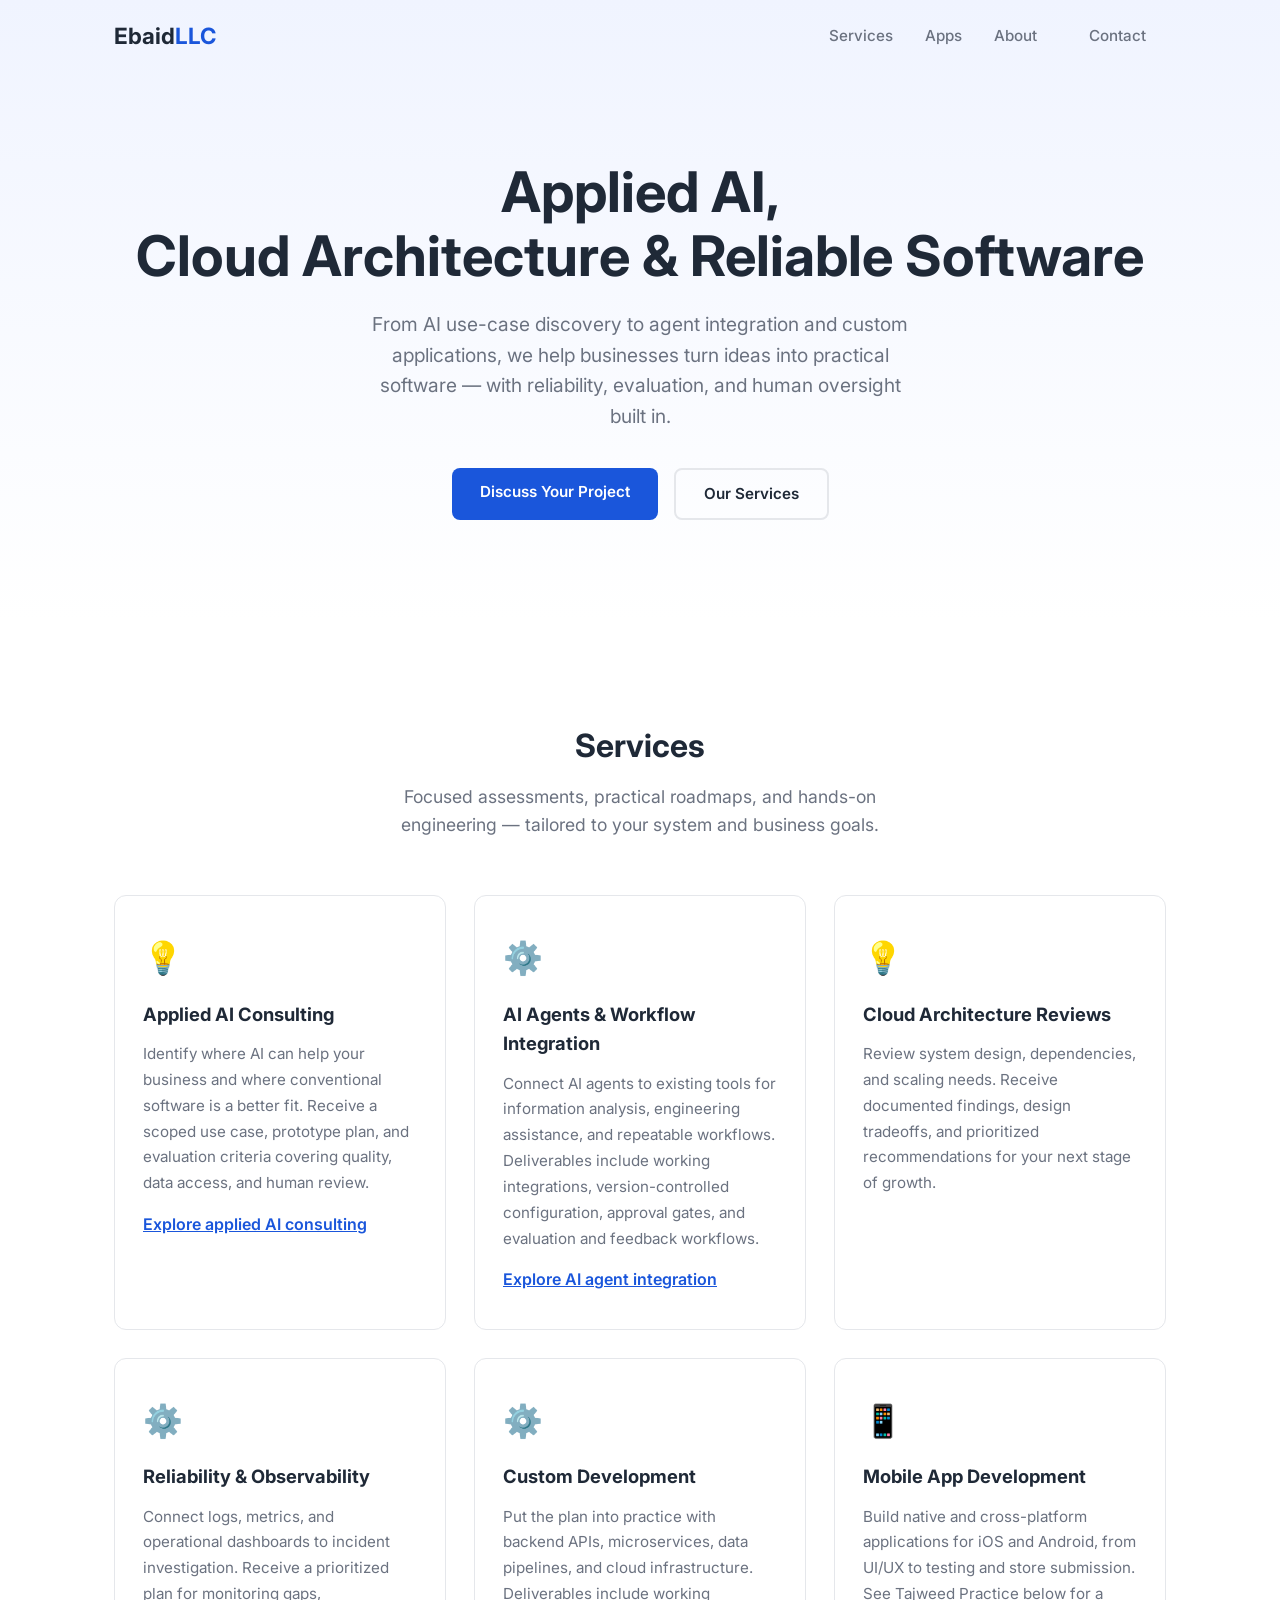
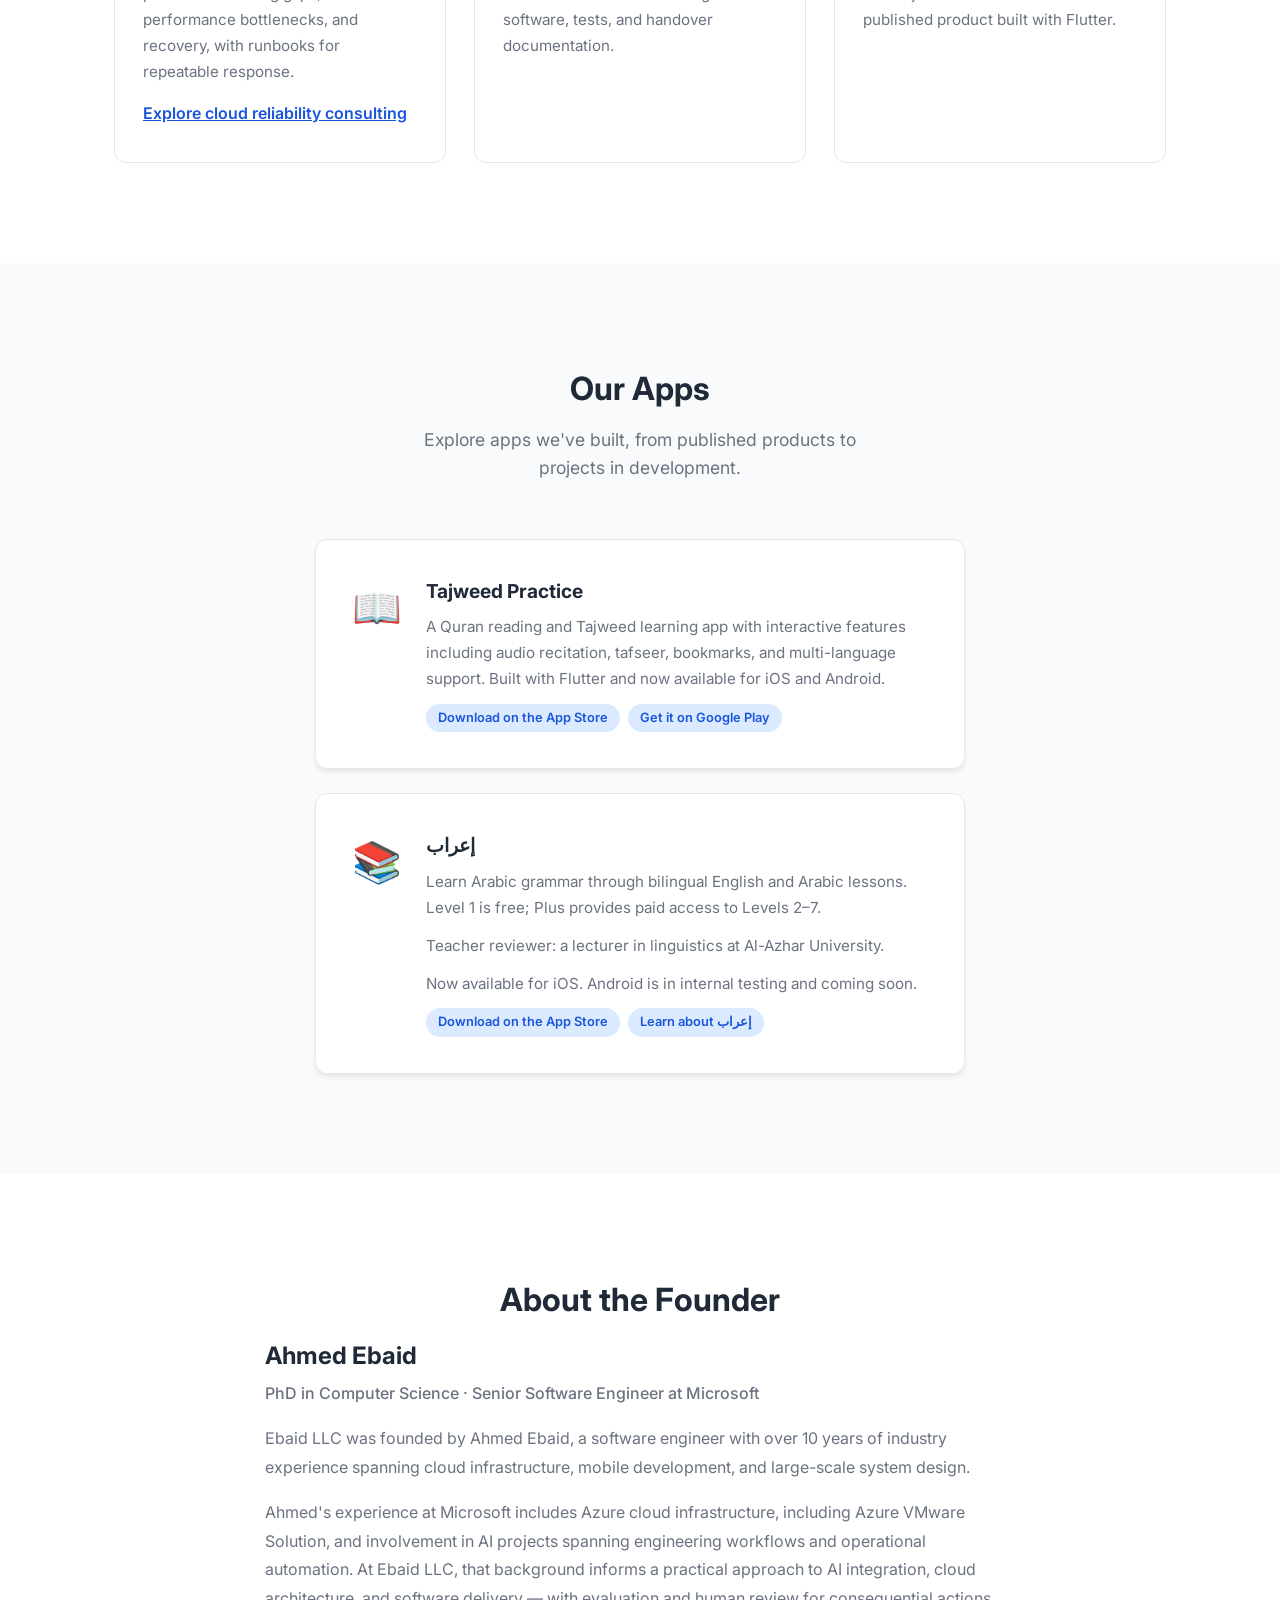
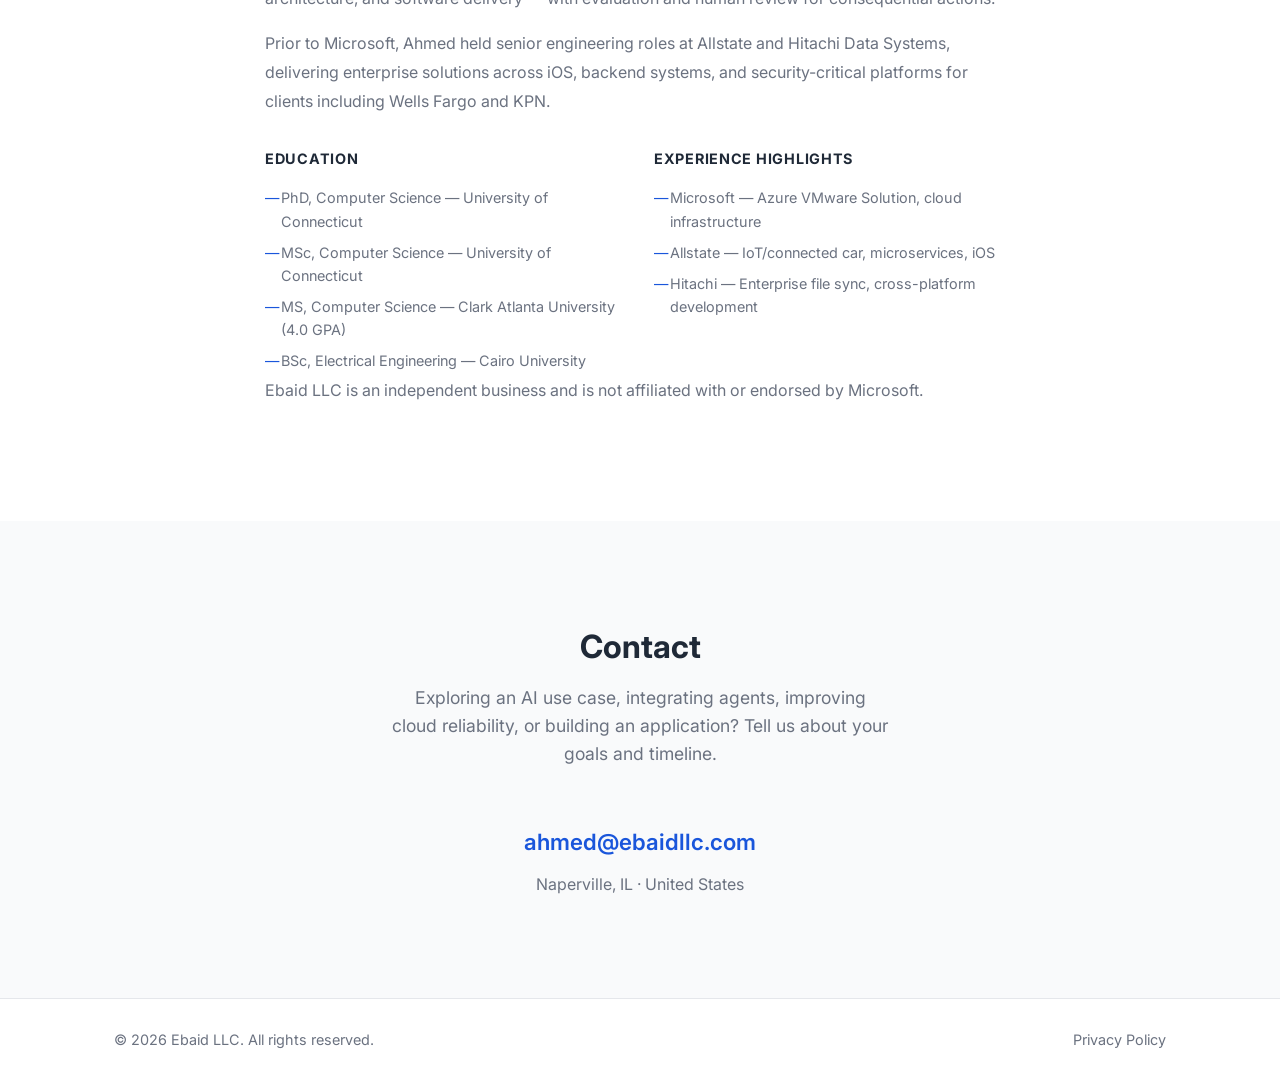
<file: index.html>
<!DOCTYPE html>
<html lang="en">
<head>
    <meta charset="UTF-8">
    <meta name="viewport" content="width=device-width, initial-scale=1.0">
    <title>Ebaid LLC — Applied AI & Software Consulting</title>
    <meta name="description" content="Independent consulting in applied AI, agent integration, cloud architecture, and custom applications. Founded by Ahmed Ebaid, PhD.">
    <link rel="canonical" href="https://ebaidllc.com/">
    <meta property="og:type" content="website">
    <meta property="og:site_name" content="Ebaid LLC">
    <meta property="og:title" content="Ebaid LLC — Applied AI & Software Consulting">
    <meta property="og:description" content="Independent consulting in applied AI, agent integration, cloud architecture, and custom applications. Founded by Ahmed Ebaid, PhD.">
    <meta property="og:url" content="https://ebaidllc.com/">
    <meta name="twitter:card" content="summary">
    <link rel="preconnect" href="https://fonts.googleapis.com">
    <link rel="preconnect" href="https://fonts.gstatic.com" crossorigin>
    <link href="https://fonts.googleapis.com/css2?family=Inter:wght@300;400;500;600;700&display=swap" rel="stylesheet">
    <link rel="stylesheet" href="style.css">
    <link rel="icon" type="image/svg+xml" href="favicon.svg">
    <script type="application/ld+json">
    {
        "@context": "https://schema.org",
        "@type": "Organization",
        "@id": "https://ebaidllc.com/#organization",
        "name": "Ebaid LLC",
        "url": "https://ebaidllc.com/",
        "description": "Independent consulting in applied AI, agent integration, cloud architecture, and custom applications.",
        "email": "ahmed@ebaidllc.com",
        "founder": {
            "@type": "Person",
            "name": "Ahmed Ebaid"
        }
    }
    </script>
</head>
<body>
    <!-- Navigation -->
    <nav class="nav">
        <div class="container nav-container">
            <a href="#" class="logo">Ebaid<span>LLC</span></a>
            <ul class="nav-links">
                <li><a href="#services">Services</a></li>
                <li><a href="#apps">Apps</a></li>
                <li><a href="#about">About</a></li>
                <li><a href="#contact" class="btn btn-sm">Contact</a></li>
            </ul>
            <button class="mobile-menu-btn" aria-label="Toggle menu">
                <span></span><span></span><span></span>
            </button>
        </div>
    </nav>

    <!-- Hero -->
    <header class="hero">
        <div class="container">
            <h1>Applied AI,<br>Cloud Architecture & Reliable Software</h1>
            <p class="hero-sub">From AI use-case discovery to agent integration and custom applications, we help businesses turn ideas into practical software — with reliability, evaluation, and human oversight built in.</p>
            <div class="hero-cta">
                <a href="#contact" class="btn btn-primary">Discuss Your Project</a>
                <a href="#services" class="btn btn-outline">Our Services</a>
            </div>
        </div>
    </header>

    <!-- Services -->
    <section id="services" class="section">
        <div class="container">
            <h2 class="section-title">Services</h2>
            <p class="section-sub">Focused assessments, practical roadmaps, and hands-on engineering — tailored to your system and business goals.</p>
            <div class="services-grid">
                <div class="service-card">
                    <div class="service-icon">💡</div>
                    <h3>Applied AI Consulting</h3>
                    <p>Identify where AI can help your business and where conventional software is a better fit. Receive a scoped use case, prototype plan, and evaluation criteria covering quality, data access, and human review.</p>
                    <a href="ai-consulting.html" class="service-link">Explore applied AI consulting</a>
                </div>
                <div class="service-card">
                    <div class="service-icon">⚙️</div>
                    <h3>AI Agents & Workflow Integration</h3>
                    <p>Connect AI agents to existing tools for information analysis, engineering assistance, and repeatable workflows. Deliverables include working integrations, version-controlled configuration, approval gates, and evaluation and feedback workflows.</p>
                    <a href="ai-agent-integration.html" class="service-link">Explore AI agent integration</a>
                </div>
                <div class="service-card">
                    <div class="service-icon">💡</div>
                    <h3>Cloud Architecture Reviews</h3>
                    <p>Review system design, dependencies, and scaling needs. Receive documented findings, design tradeoffs, and prioritized recommendations for your next stage of growth.</p>
                </div>
                <div class="service-card">
                    <div class="service-icon">⚙️</div>
                    <h3>Reliability & Observability</h3>
                    <p>Connect logs, metrics, and operational dashboards to incident investigation. Receive a prioritized plan for monitoring gaps, performance bottlenecks, and recovery, with runbooks for repeatable response.</p>
                    <a href="cloud-reliability.html" class="service-link">Explore cloud reliability consulting</a>
                </div>
                <div class="service-card">
                    <div class="service-icon">⚙️</div>
                    <h3>Custom Development</h3>
                    <p>Put the plan into practice with backend APIs, microservices, data pipelines, and cloud infrastructure. Deliverables include working software, tests, and handover documentation.</p>
                </div>
                <div class="service-card">
                    <div class="service-icon">📱</div>
                    <h3>Mobile App Development</h3>
                    <p>Build native and cross-platform applications for iOS and Android, from UI/UX to testing and store submission. See Tajweed Practice below for a published product built with Flutter.</p>
                </div>
            </div>
        </div>
    </section>

    <!-- Apps -->
    <section id="apps" class="section section-alt">
        <div class="container">
            <h2 class="section-title">Our Apps</h2>
            <p class="section-sub">Explore apps we've built, from published products to projects in development.</p>
            <div class="app-card">
                <div class="app-icon">📖</div>
                <div class="app-info">
                    <h3>Tajweed Practice</h3>
                    <p>A Quran reading and Tajweed learning app with interactive features including audio recitation, tafseer, bookmarks, and multi-language support. Built with Flutter and now available for iOS and Android.</p>
                    <div class="app-badges">
                        <a href="https://apps.apple.com/app/id6794283460" class="app-badge">Download on the App Store</a>
                        <a href="https://play.google.com/store/apps/details?id=com.ebaidllc.tajweed_practice" class="app-badge">Get it on Google Play</a>
                    </div>
                </div>
            </div>
            <div class="app-card">
                <div class="app-icon">📚</div>
                <div class="app-info">
                    <h3><span lang="ar" dir="rtl">إعراب</span></h3>
                    <p>Learn Arabic grammar through bilingual English and Arabic lessons. Level 1 is free; Plus provides paid access to Levels 2–7.</p>
                    <p>Teacher reviewer: a lecturer in linguistics at Al-Azhar University.</p>
                    <p>Now available for iOS. Android is in internal testing and coming soon.</p>
                    <div class="app-badges">
                        <a href="https://apps.apple.com/us/app/%D8%A5%D8%B9%D8%B1%D8%A7%D8%A8/id6801695259" class="app-badge">Download on the App Store</a>
                        <a href="https://ahmed-ebaid.github.io/arabic-grammar/" class="app-badge">Learn about <span lang="ar" dir="rtl">إعراب</span></a>
                    </div>
                </div>
            </div>
        </div>
    </section>

    <!-- About -->
    <section id="about" class="section">
        <div class="container">
            <h2 class="section-title">About the Founder</h2>
            <div class="about-content">
                <div class="about-text">
                    <h3>Ahmed Ebaid</h3>
                    <p class="about-role">PhD in Computer Science · Senior Software Engineer at Microsoft</p>
                    <p>Ebaid LLC was founded by Ahmed Ebaid, a software engineer with over 10 years of industry experience spanning cloud infrastructure, mobile development, and large-scale system design.</p>
                    <p>Ahmed's experience at Microsoft includes Azure cloud infrastructure, including Azure VMware Solution, and involvement in AI projects spanning engineering workflows and operational automation. At Ebaid LLC, that background informs a practical approach to AI integration, cloud architecture, and software delivery — with evaluation and human review for consequential actions.</p>
                    <p>Prior to Microsoft, Ahmed held senior engineering roles at Allstate and Hitachi Data Systems, delivering enterprise solutions across iOS, backend systems, and security-critical platforms for clients including Wells Fargo and KPN.</p>

                    <div class="credentials">
                        <div class="credential">
                            <strong>Education</strong>
                            <ul>
                                <li>PhD, Computer Science — University of Connecticut</li>
                                <li>MSc, Computer Science — University of Connecticut</li>
                                <li>MS, Computer Science — Clark Atlanta University (4.0 GPA)</li>
                                <li>BSc, Electrical Engineering — Cairo University</li>
                            </ul>
                        </div>
                        <div class="credential">
                            <strong>Experience Highlights</strong>
                            <ul>
                                <li>Microsoft — Azure VMware Solution, cloud infrastructure</li>
                                <li>Allstate — IoT/connected car, microservices, iOS</li>
                                <li>Hitachi — Enterprise file sync, cross-platform development</li>
                            </ul>
                        </div>
                    </div>
                    <p>Ebaid LLC is an independent business and is not affiliated with or endorsed by Microsoft.</p>
                </div>
            </div>
        </div>
    </section>

    <!-- Contact -->
    <section id="contact" class="section section-alt">
        <div class="container">
            <h2 class="section-title">Contact</h2>
            <p class="section-sub">Exploring an AI use case, integrating agents, improving cloud reliability, or building an application? Tell us about your goals and timeline.</p>
            <div class="contact-info">
                <a href="mailto:ahmed@ebaidllc.com" class="contact-link">ahmed@ebaidllc.com</a>
                <p class="contact-location">Naperville, IL · United States</p>
            </div>
        </div>
    </section>

    <!-- Footer -->
    <footer class="footer">
        <div class="container footer-container">
            <p>&copy; 2026 Ebaid LLC. All rights reserved.</p>
            <div class="footer-links">
                <a href="privacy.html">Privacy Policy</a>
            </div>
        </div>
    </footer>

    <script>
        // Mobile menu toggle
        const menuBtn = document.querySelector('.mobile-menu-btn');
        const navLinks = document.querySelector('.nav-links');
        menuBtn.addEventListener('click', () => {
            navLinks.classList.toggle('active');
            menuBtn.classList.toggle('active');
        });
        // Close menu on link click
        document.querySelectorAll('.nav-links a').forEach(link => {
            link.addEventListener('click', () => {
                navLinks.classList.remove('active');
                menuBtn.classList.remove('active');
            });
        });
        // Navbar background on scroll
        window.addEventListener('scroll', () => {
            document.querySelector('.nav').classList.toggle('scrolled', window.scrollY > 50);
        });
    </script>
</body>
</html>
</file>
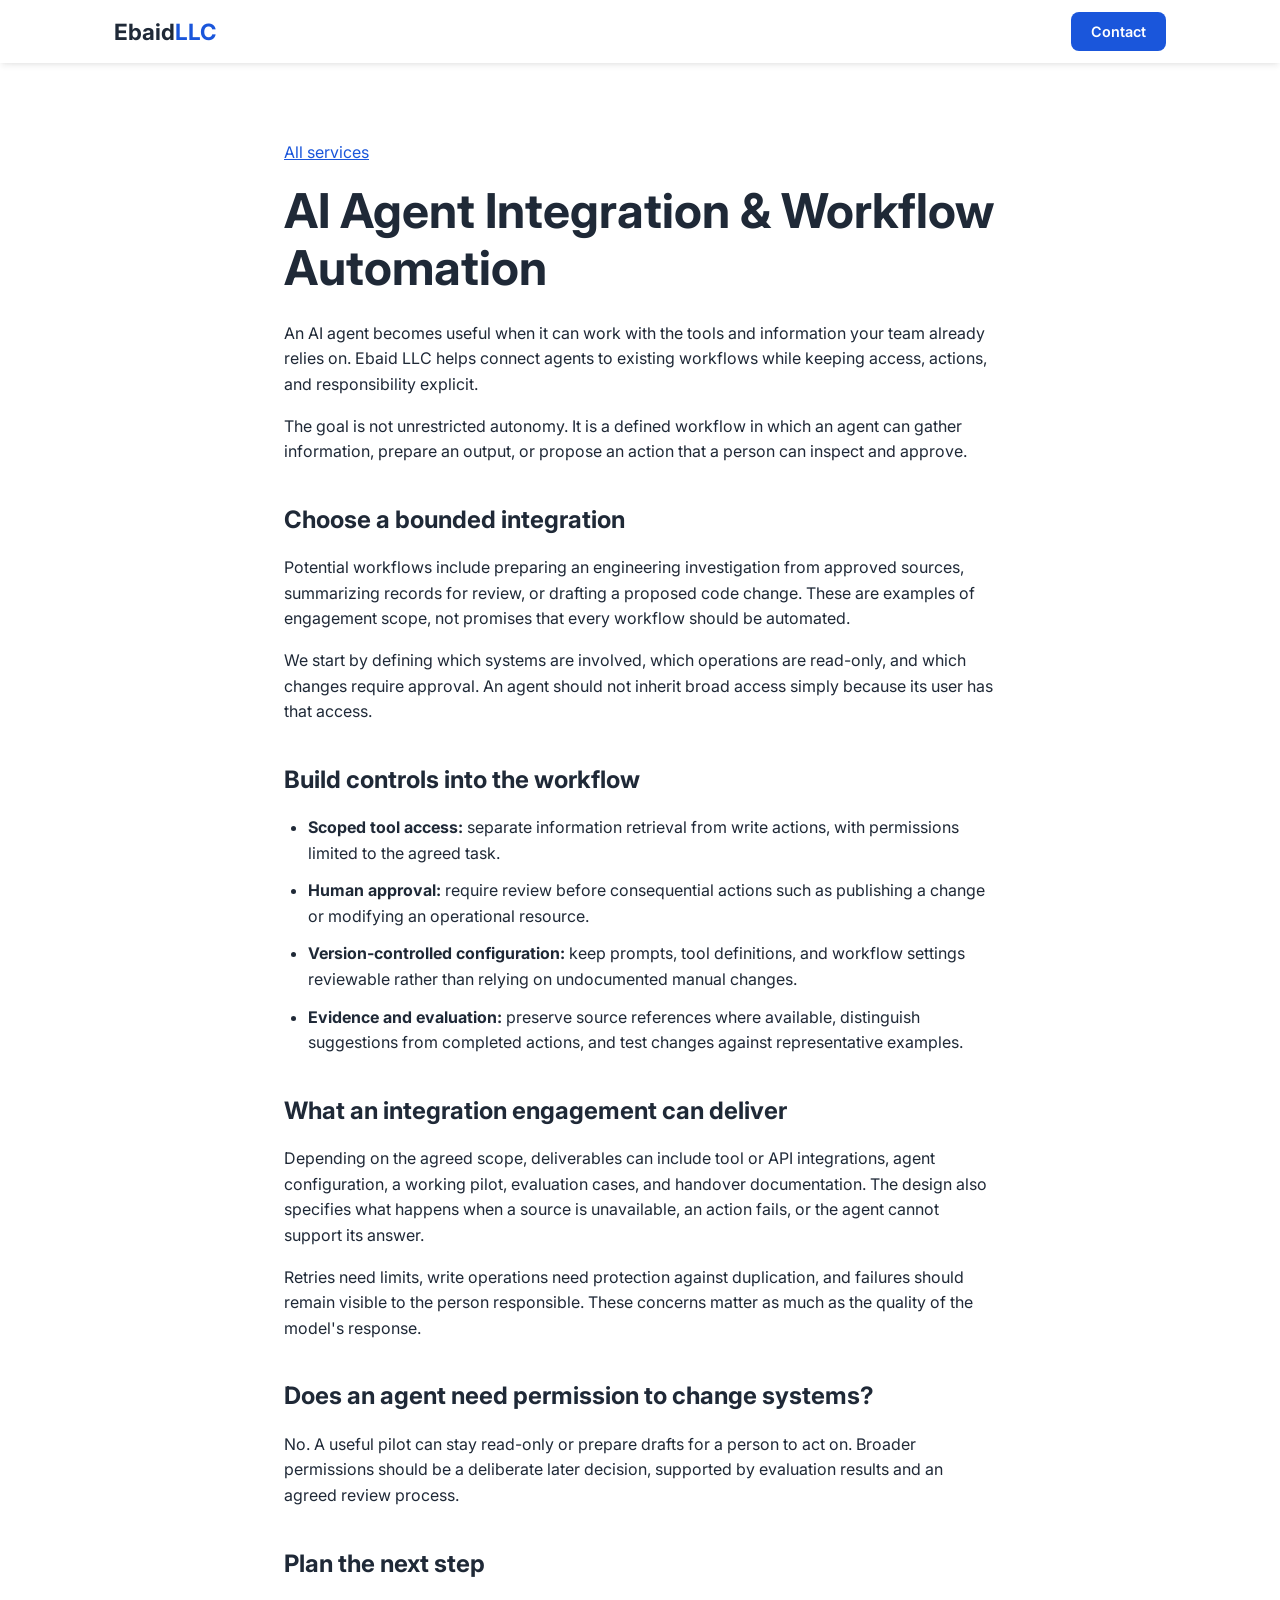
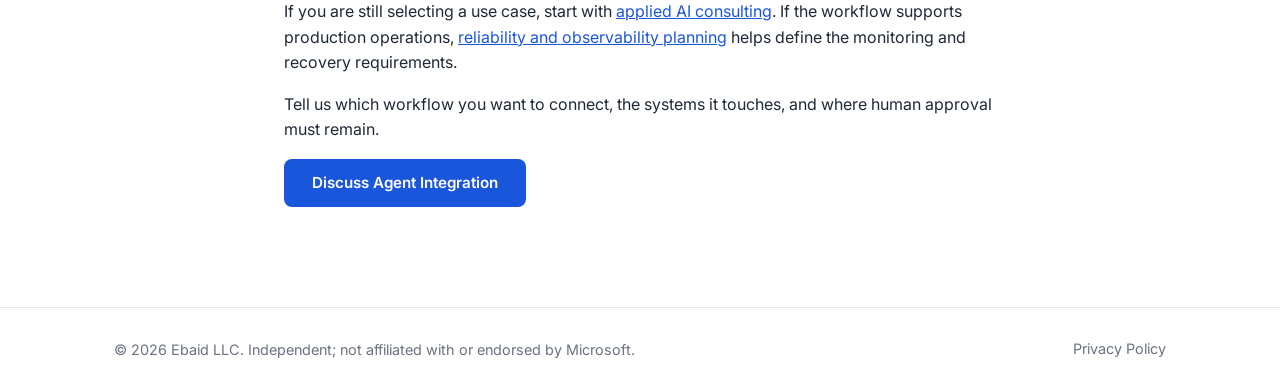
<file: ai-agent-integration.html>
<!DOCTYPE html>
<html lang="en">
<head>
    <meta charset="UTF-8">
    <meta name="viewport" content="width=device-width, initial-scale=1.0">
    <title>AI Agent Integration &amp; Workflow Automation | Ebaid LLC</title>
    <meta name="description" content="Connect AI agents to business and engineering tools with scoped permissions, human approval, evaluation, and maintainable workflows from Ebaid LLC.">
    <link rel="canonical" href="https://ebaidllc.com/ai-agent-integration.html">
    <meta property="og:type" content="website">
    <meta property="og:site_name" content="Ebaid LLC">
    <meta property="og:title" content="AI Agent Integration &amp; Workflow Automation | Ebaid LLC">
    <meta property="og:description" content="Integrate AI agents with existing tools through controlled actions, review gates, and evaluation workflows.">
    <meta property="og:url" content="https://ebaidllc.com/ai-agent-integration.html">
    <meta name="twitter:card" content="summary">
    <link rel="preconnect" href="https://fonts.googleapis.com">
    <link rel="preconnect" href="https://fonts.gstatic.com" crossorigin>
    <link href="https://fonts.googleapis.com/css2?family=Inter:wght@300;400;500;600;700&display=swap" rel="stylesheet">
    <link rel="stylesheet" href="style.css">
    <link rel="icon" type="image/svg+xml" href="favicon.svg">
</head>
<body>
    <nav class="nav scrolled" aria-label="Main navigation">
        <div class="container nav-container">
            <a href="/" class="logo">Ebaid<span>LLC</span></a>
            <a href="/#contact" class="btn btn-primary btn-sm">Contact</a>
        </div>
    </nav>
    <main class="section service-page">
        <div class="container service-content">
            <a href="/#services">All services</a>
            <h1>AI Agent Integration &amp; Workflow Automation</h1>
            <p>An AI agent becomes useful when it can work with the tools and information your team already relies on. Ebaid LLC helps connect agents to existing workflows while keeping access, actions, and responsibility explicit.</p>
            <p>The goal is not unrestricted autonomy. It is a defined workflow in which an agent can gather information, prepare an output, or propose an action that a person can inspect and approve.</p>

            <h2>Choose a bounded integration</h2>
            <p>Potential workflows include preparing an engineering investigation from approved sources, summarizing records for review, or drafting a proposed code change. These are examples of engagement scope, not promises that every workflow should be automated.</p>
            <p>We start by defining which systems are involved, which operations are read-only, and which changes require approval. An agent should not inherit broad access simply because its user has that access.</p>

            <h2>Build controls into the workflow</h2>
            <ul>
                <li><strong>Scoped tool access:</strong> separate information retrieval from write actions, with permissions limited to the agreed task.</li>
                <li><strong>Human approval:</strong> require review before consequential actions such as publishing a change or modifying an operational resource.</li>
                <li><strong>Version-controlled configuration:</strong> keep prompts, tool definitions, and workflow settings reviewable rather than relying on undocumented manual changes.</li>
                <li><strong>Evidence and evaluation:</strong> preserve source references where available, distinguish suggestions from completed actions, and test changes against representative examples.</li>
            </ul>

            <h2>What an integration engagement can deliver</h2>
            <p>Depending on the agreed scope, deliverables can include tool or API integrations, agent configuration, a working pilot, evaluation cases, and handover documentation. The design also specifies what happens when a source is unavailable, an action fails, or the agent cannot support its answer.</p>
            <p>Retries need limits, write operations need protection against duplication, and failures should remain visible to the person responsible. These concerns matter as much as the quality of the model's response.</p>

            <h2>Does an agent need permission to change systems?</h2>
            <p>No. A useful pilot can stay read-only or prepare drafts for a person to act on. Broader permissions should be a deliberate later decision, supported by evaluation results and an agreed review process.</p>

            <h2>Plan the next step</h2>
            <p>If you are still selecting a use case, start with <a href="ai-consulting.html">applied AI consulting</a>. If the workflow supports production operations, <a href="cloud-reliability.html">reliability and observability planning</a> helps define the monitoring and recovery requirements.</p>
            <p>Tell us which workflow you want to connect, the systems it touches, and where human approval must remain.</p>
            <a href="mailto:ahmed@ebaidllc.com" class="btn btn-primary">Discuss Agent Integration</a>
        </div>
    </main>
    <footer class="footer">
        <div class="container footer-container">
            <p>&copy; 2026 Ebaid LLC. Independent; not affiliated with or endorsed by Microsoft.</p>
            <div class="footer-links"><a href="privacy.html">Privacy Policy</a></div>
        </div>
    </footer>
</body>
</html>
</file>
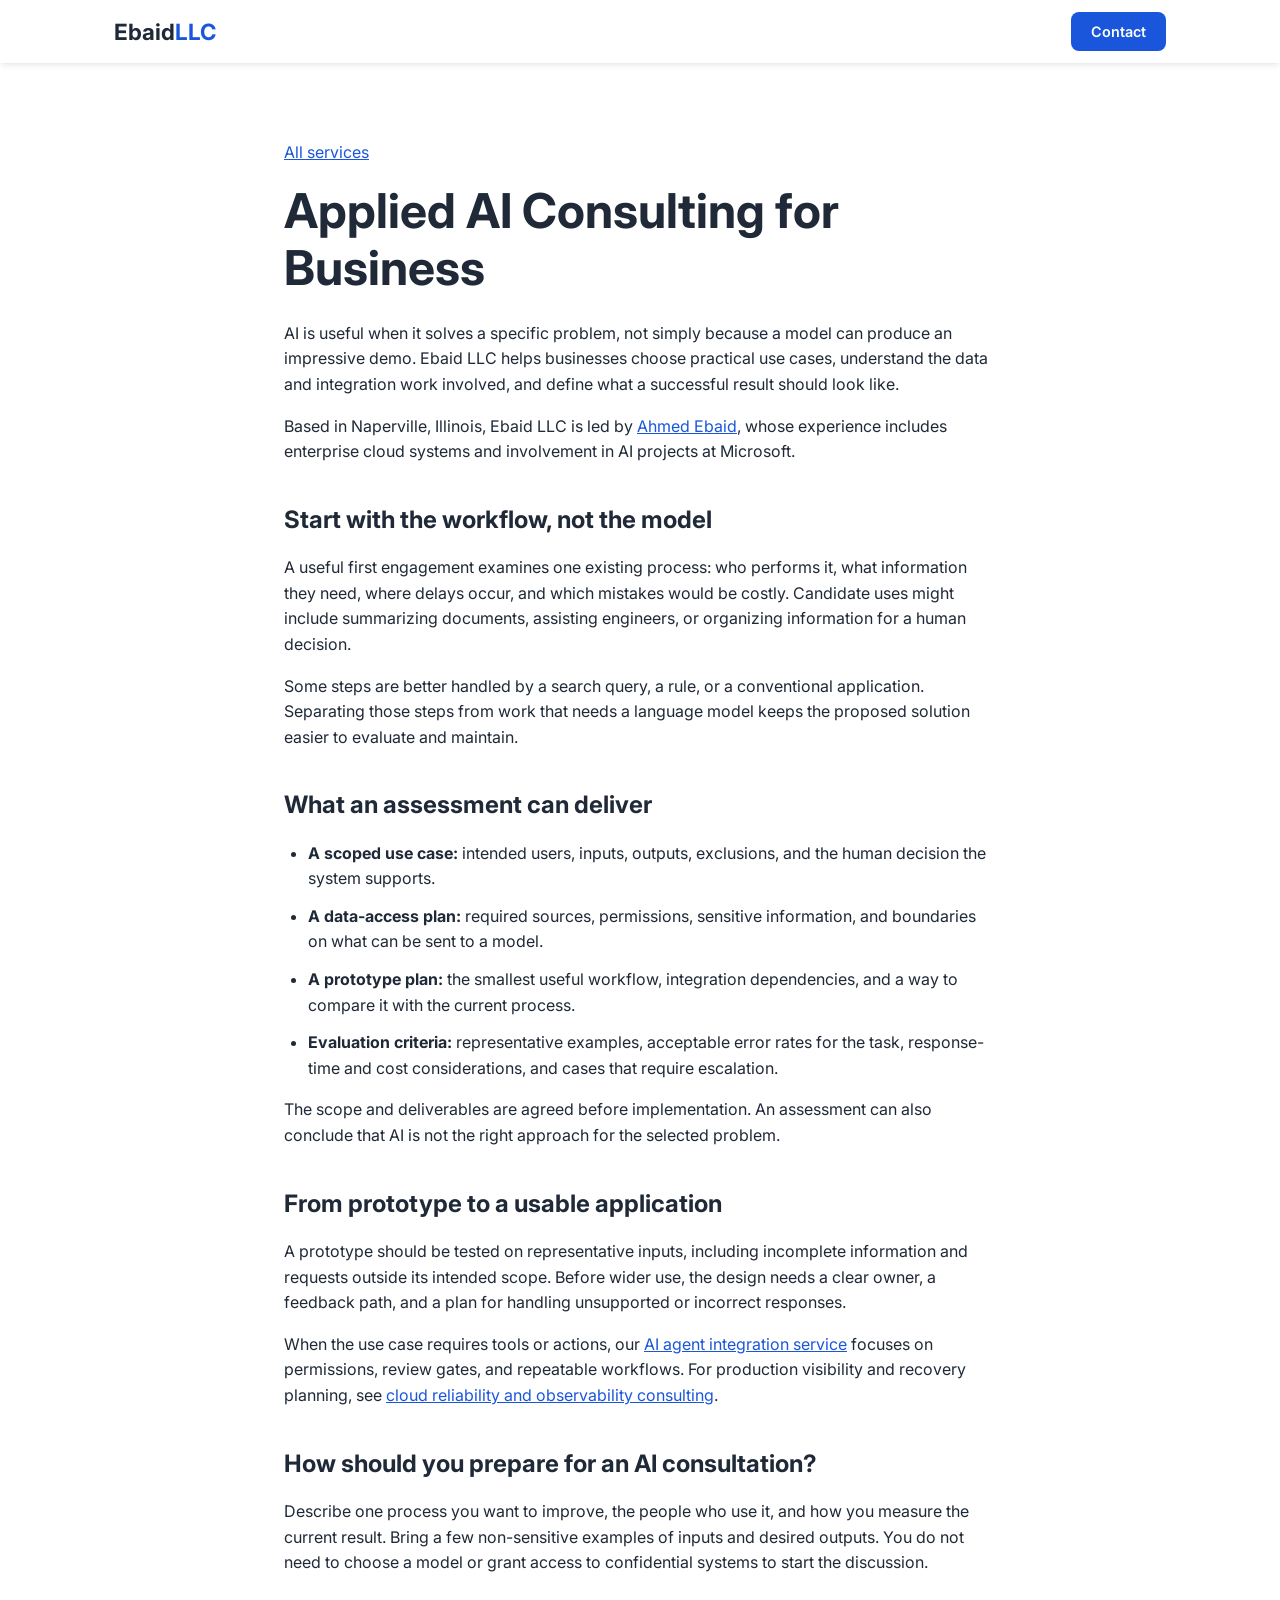
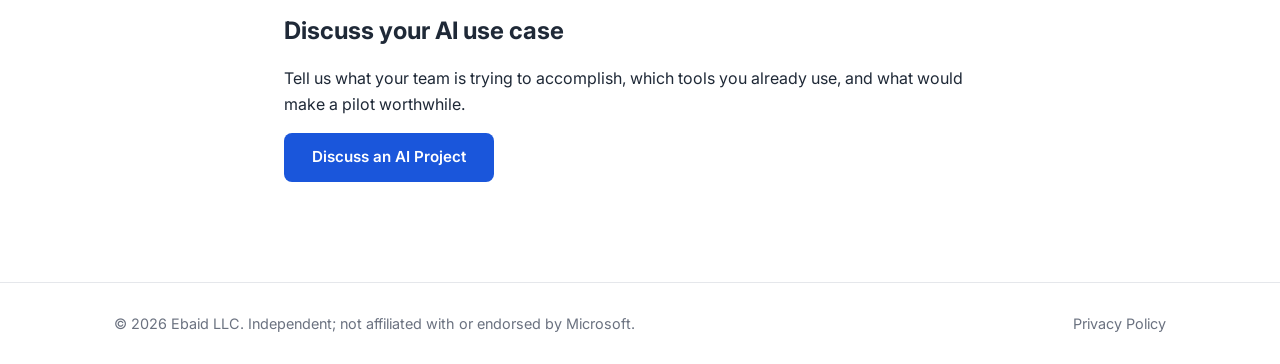
<file: ai-consulting.html>
<!DOCTYPE html>
<html lang="en">
<head>
    <meta charset="UTF-8">
    <meta name="viewport" content="width=device-width, initial-scale=1.0">
    <title>Applied AI Consulting for Business | Ebaid LLC</title>
    <meta name="description" content="Evaluate business AI use cases, scope a prototype, and define quality and data-access requirements with independent applied AI consulting from Ebaid LLC.">
    <link rel="canonical" href="https://ebaidllc.com/ai-consulting.html">
    <meta property="og:type" content="website">
    <meta property="og:site_name" content="Ebaid LLC">
    <meta property="og:title" content="Applied AI Consulting for Business | Ebaid LLC">
    <meta property="og:description" content="Choose a practical AI use case, plan a focused prototype, and evaluate whether it is ready for real workflows.">
    <meta property="og:url" content="https://ebaidllc.com/ai-consulting.html">
    <meta name="twitter:card" content="summary">
    <link rel="preconnect" href="https://fonts.googleapis.com">
    <link rel="preconnect" href="https://fonts.gstatic.com" crossorigin>
    <link href="https://fonts.googleapis.com/css2?family=Inter:wght@300;400;500;600;700&display=swap" rel="stylesheet">
    <link rel="stylesheet" href="style.css">
    <link rel="icon" type="image/svg+xml" href="favicon.svg">
</head>
<body>
    <nav class="nav scrolled" aria-label="Main navigation">
        <div class="container nav-container">
            <a href="/" class="logo">Ebaid<span>LLC</span></a>
            <a href="/#contact" class="btn btn-primary btn-sm">Contact</a>
        </div>
    </nav>
    <main class="section service-page">
        <div class="container service-content">
            <a href="/#services">All services</a>
            <h1>Applied AI Consulting for Business</h1>
            <p>AI is useful when it solves a specific problem, not simply because a model can produce an impressive demo. Ebaid LLC helps businesses choose practical use cases, understand the data and integration work involved, and define what a successful result should look like.</p>
            <p>Based in Naperville, Illinois, Ebaid LLC is led by <a href="/#about">Ahmed Ebaid</a>, whose experience includes enterprise cloud systems and involvement in AI projects at Microsoft.</p>

            <h2>Start with the workflow, not the model</h2>
            <p>A useful first engagement examines one existing process: who performs it, what information they need, where delays occur, and which mistakes would be costly. Candidate uses might include summarizing documents, assisting engineers, or organizing information for a human decision.</p>
            <p>Some steps are better handled by a search query, a rule, or a conventional application. Separating those steps from work that needs a language model keeps the proposed solution easier to evaluate and maintain.</p>

            <h2>What an assessment can deliver</h2>
            <ul>
                <li><strong>A scoped use case:</strong> intended users, inputs, outputs, exclusions, and the human decision the system supports.</li>
                <li><strong>A data-access plan:</strong> required sources, permissions, sensitive information, and boundaries on what can be sent to a model.</li>
                <li><strong>A prototype plan:</strong> the smallest useful workflow, integration dependencies, and a way to compare it with the current process.</li>
                <li><strong>Evaluation criteria:</strong> representative examples, acceptable error rates for the task, response-time and cost considerations, and cases that require escalation.</li>
            </ul>
            <p>The scope and deliverables are agreed before implementation. An assessment can also conclude that AI is not the right approach for the selected problem.</p>

            <h2>From prototype to a usable application</h2>
            <p>A prototype should be tested on representative inputs, including incomplete information and requests outside its intended scope. Before wider use, the design needs a clear owner, a feedback path, and a plan for handling unsupported or incorrect responses.</p>
            <p>When the use case requires tools or actions, our <a href="ai-agent-integration.html">AI agent integration service</a> focuses on permissions, review gates, and repeatable workflows. For production visibility and recovery planning, see <a href="cloud-reliability.html">cloud reliability and observability consulting</a>.</p>

            <h2>How should you prepare for an AI consultation?</h2>
            <p>Describe one process you want to improve, the people who use it, and how you measure the current result. Bring a few non-sensitive examples of inputs and desired outputs. You do not need to choose a model or grant access to confidential systems to start the discussion.</p>

            <h2>Discuss your AI use case</h2>
            <p>Tell us what your team is trying to accomplish, which tools you already use, and what would make a pilot worthwhile.</p>
            <a href="mailto:ahmed@ebaidllc.com" class="btn btn-primary">Discuss an AI Project</a>
        </div>
    </main>
    <footer class="footer">
        <div class="container footer-container">
            <p>&copy; 2026 Ebaid LLC. Independent; not affiliated with or endorsed by Microsoft.</p>
            <div class="footer-links"><a href="privacy.html">Privacy Policy</a></div>
        </div>
    </footer>
</body>
</html>
</file>
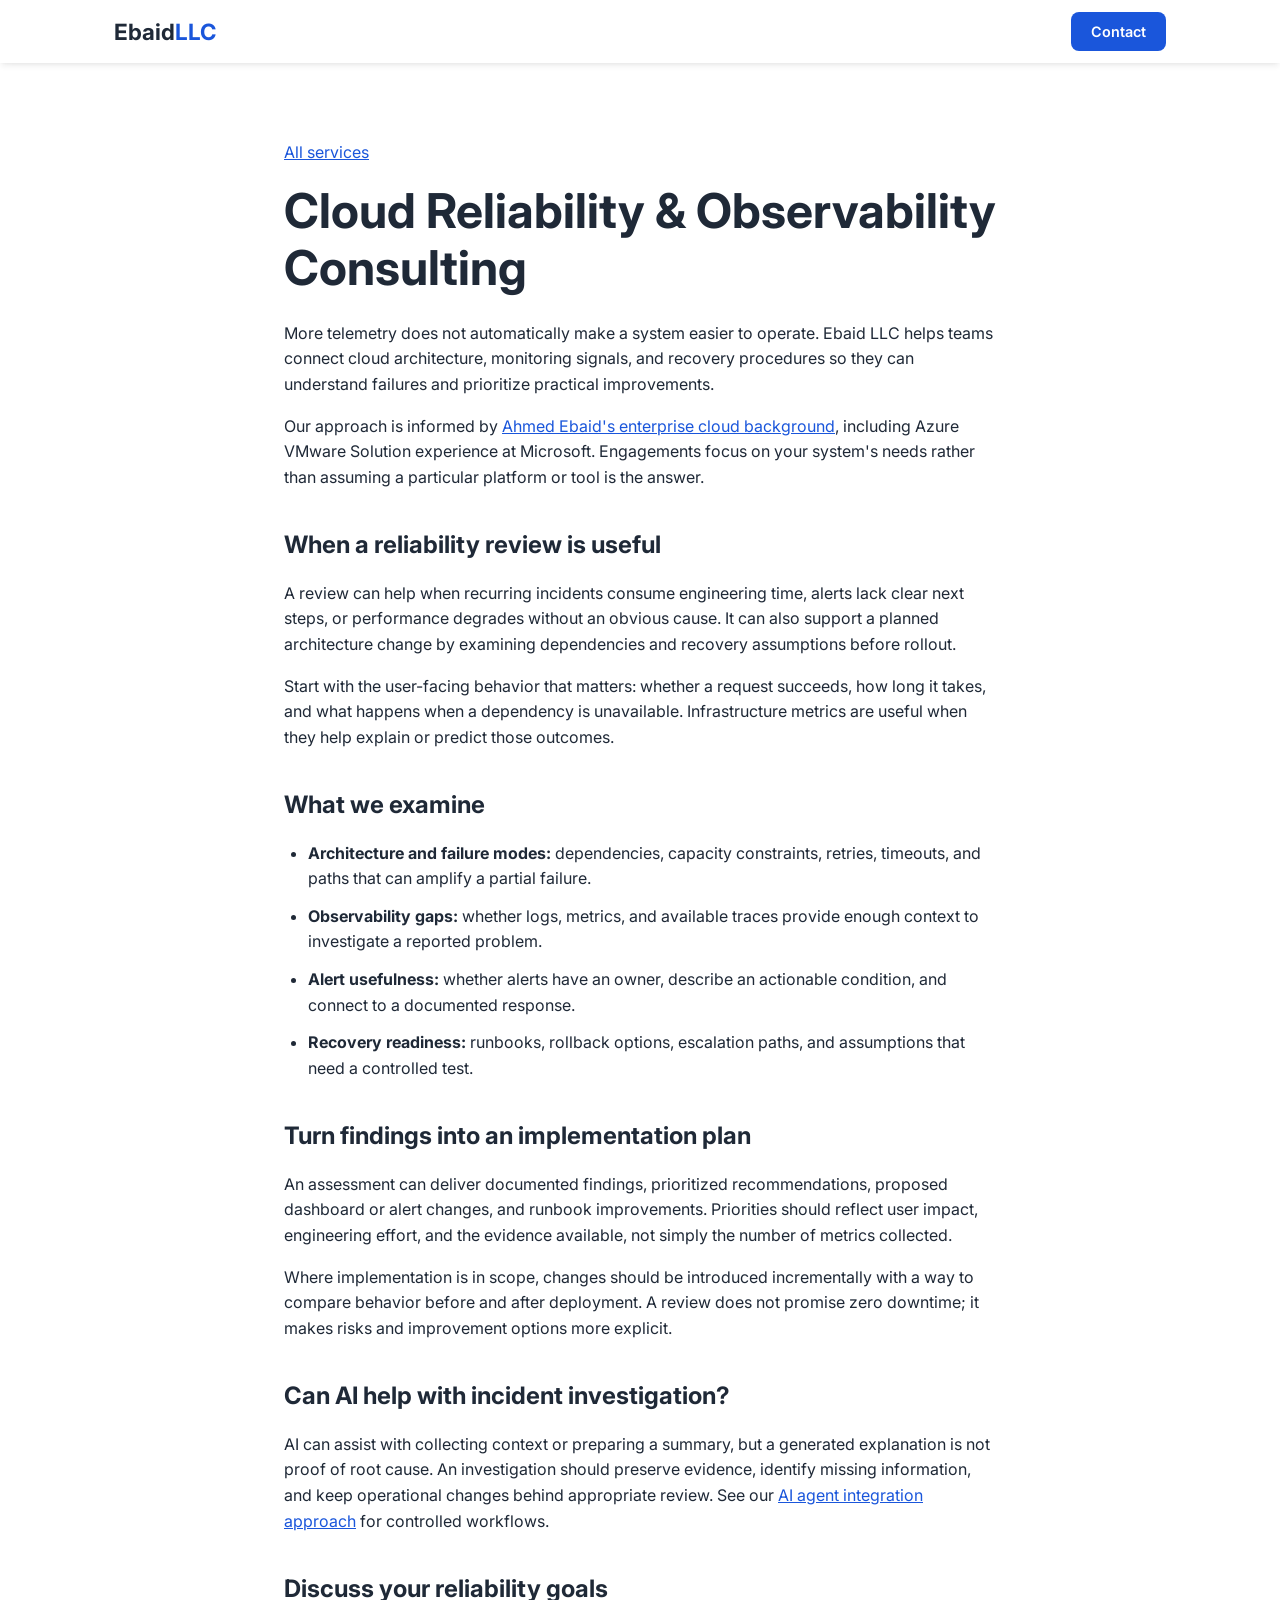
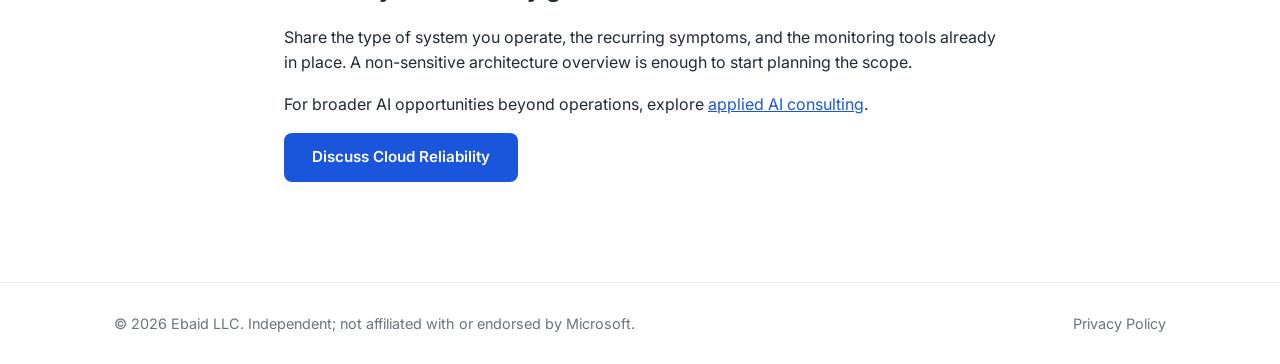
<file: cloud-reliability.html>
<!DOCTYPE html>
<html lang="en">
<head>
    <meta charset="UTF-8">
    <meta name="viewport" content="width=device-width, initial-scale=1.0">
    <title>Cloud Reliability &amp; Observability Consulting | Ebaid LLC</title>
    <meta name="description" content="Review cloud architecture, monitoring gaps, performance bottlenecks, and recovery procedures with independent reliability and observability consulting from Ebaid LLC.">
    <link rel="canonical" href="https://ebaidllc.com/cloud-reliability.html">
    <meta property="og:type" content="website">
    <meta property="og:site_name" content="Ebaid LLC">
    <meta property="og:title" content="Cloud Reliability &amp; Observability Consulting | Ebaid LLC">
    <meta property="og:description" content="Turn monitoring signals and incident patterns into a prioritized plan for more reliable cloud systems.">
    <meta property="og:url" content="https://ebaidllc.com/cloud-reliability.html">
    <meta name="twitter:card" content="summary">
    <link rel="preconnect" href="https://fonts.googleapis.com">
    <link rel="preconnect" href="https://fonts.gstatic.com" crossorigin>
    <link href="https://fonts.googleapis.com/css2?family=Inter:wght@300;400;500;600;700&display=swap" rel="stylesheet">
    <link rel="stylesheet" href="style.css">
    <link rel="icon" type="image/svg+xml" href="favicon.svg">
</head>
<body>
    <nav class="nav scrolled" aria-label="Main navigation">
        <div class="container nav-container">
            <a href="/" class="logo">Ebaid<span>LLC</span></a>
            <a href="/#contact" class="btn btn-primary btn-sm">Contact</a>
        </div>
    </nav>
    <main class="section service-page">
        <div class="container service-content">
            <a href="/#services">All services</a>
            <h1>Cloud Reliability &amp; Observability Consulting</h1>
            <p>More telemetry does not automatically make a system easier to operate. Ebaid LLC helps teams connect cloud architecture, monitoring signals, and recovery procedures so they can understand failures and prioritize practical improvements.</p>
            <p>Our approach is informed by <a href="/#about">Ahmed Ebaid's enterprise cloud background</a>, including Azure VMware Solution experience at Microsoft. Engagements focus on your system's needs rather than assuming a particular platform or tool is the answer.</p>

            <h2>When a reliability review is useful</h2>
            <p>A review can help when recurring incidents consume engineering time, alerts lack clear next steps, or performance degrades without an obvious cause. It can also support a planned architecture change by examining dependencies and recovery assumptions before rollout.</p>
            <p>Start with the user-facing behavior that matters: whether a request succeeds, how long it takes, and what happens when a dependency is unavailable. Infrastructure metrics are useful when they help explain or predict those outcomes.</p>

            <h2>What we examine</h2>
            <ul>
                <li><strong>Architecture and failure modes:</strong> dependencies, capacity constraints, retries, timeouts, and paths that can amplify a partial failure.</li>
                <li><strong>Observability gaps:</strong> whether logs, metrics, and available traces provide enough context to investigate a reported problem.</li>
                <li><strong>Alert usefulness:</strong> whether alerts have an owner, describe an actionable condition, and connect to a documented response.</li>
                <li><strong>Recovery readiness:</strong> runbooks, rollback options, escalation paths, and assumptions that need a controlled test.</li>
            </ul>

            <h2>Turn findings into an implementation plan</h2>
            <p>An assessment can deliver documented findings, prioritized recommendations, proposed dashboard or alert changes, and runbook improvements. Priorities should reflect user impact, engineering effort, and the evidence available, not simply the number of metrics collected.</p>
            <p>Where implementation is in scope, changes should be introduced incrementally with a way to compare behavior before and after deployment. A review does not promise zero downtime; it makes risks and improvement options more explicit.</p>

            <h2>Can AI help with incident investigation?</h2>
            <p>AI can assist with collecting context or preparing a summary, but a generated explanation is not proof of root cause. An investigation should preserve evidence, identify missing information, and keep operational changes behind appropriate review. See our <a href="ai-agent-integration.html">AI agent integration approach</a> for controlled workflows.</p>

            <h2>Discuss your reliability goals</h2>
            <p>Share the type of system you operate, the recurring symptoms, and the monitoring tools already in place. A non-sensitive architecture overview is enough to start planning the scope.</p>
            <p>For broader AI opportunities beyond operations, explore <a href="ai-consulting.html">applied AI consulting</a>.</p>
            <a href="mailto:ahmed@ebaidllc.com" class="btn btn-primary">Discuss Cloud Reliability</a>
        </div>
    </main>
    <footer class="footer">
        <div class="container footer-container">
            <p>&copy; 2026 Ebaid LLC. Independent; not affiliated with or endorsed by Microsoft.</p>
            <div class="footer-links"><a href="privacy.html">Privacy Policy</a></div>
        </div>
    </footer>
</body>
</html>
</file>
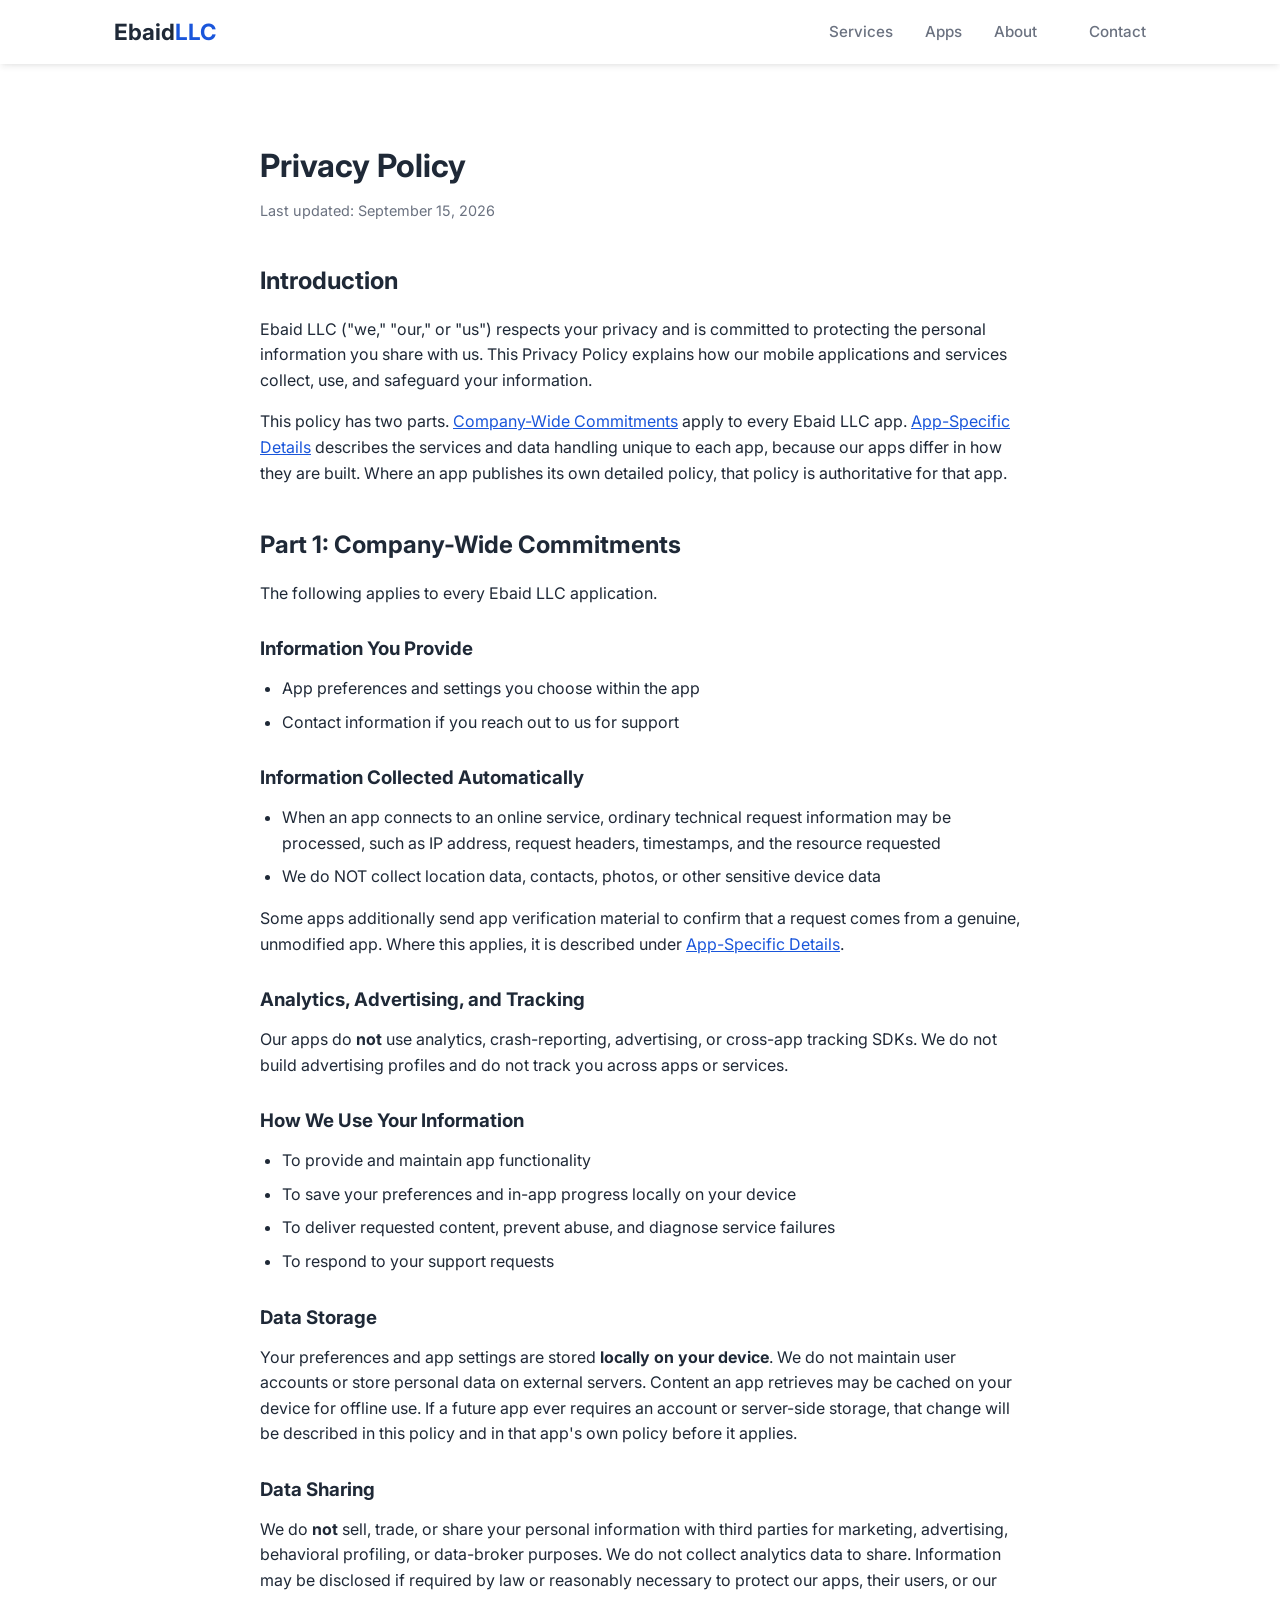
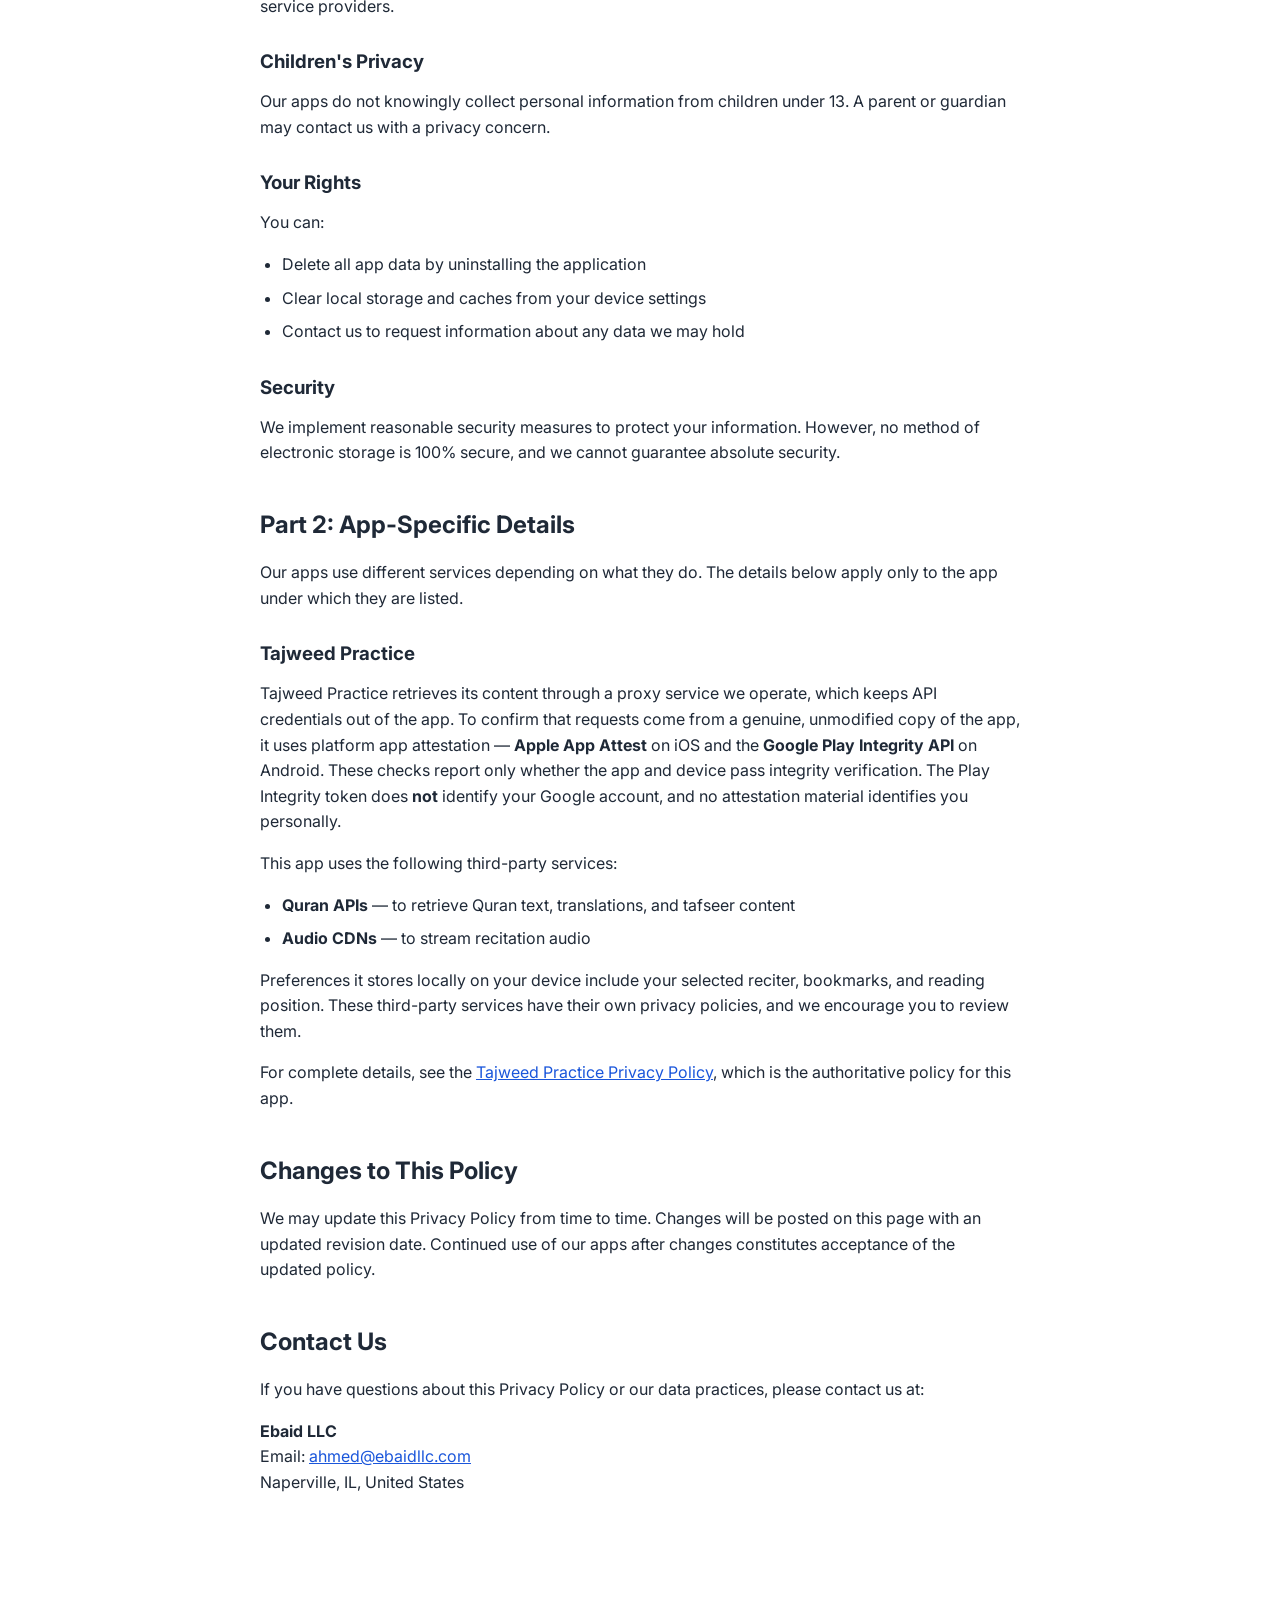
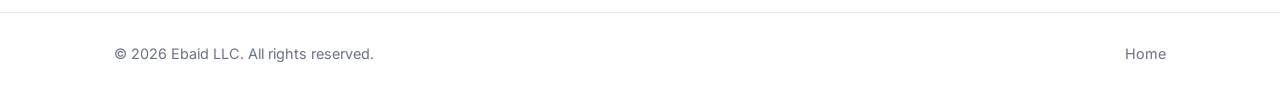
<file: privacy.html>
<!DOCTYPE html>
<html lang="en">
<head>
    <meta charset="UTF-8">
    <meta name="viewport" content="width=device-width, initial-scale=1.0">
    <title>Privacy Policy — Ebaid LLC</title>
    <meta name="description" content="Learn how Ebaid LLC applications and services handle information, protect privacy, and use third-party services.">
    <link rel="canonical" href="https://ebaidllc.com/privacy.html">
    <link rel="preconnect" href="https://fonts.googleapis.com">
    <link rel="preconnect" href="https://fonts.gstatic.com" crossorigin>
    <link href="https://fonts.googleapis.com/css2?family=Inter:wght@300;400;500;600;700&display=swap" rel="stylesheet">
    <link rel="stylesheet" href="style.css">
    <link rel="icon" type="image/svg+xml" href="favicon.svg">
</head>
<body>
    <nav class="nav scrolled">
        <div class="container nav-container">
            <a href="/" class="logo">Ebaid<span>LLC</span></a>
            <ul class="nav-links">
                <li><a href="/#services">Services</a></li>
                <li><a href="/#apps">Apps</a></li>
                <li><a href="/#about">About</a></li>
                <li><a href="/#contact" class="btn btn-sm">Contact</a></li>
            </ul>
        </div>
    </nav>

    <main class="section" style="padding-top: 140px;">
        <div class="container">
            <div class="privacy-content">
                <h1>Privacy Policy</h1>
                <p class="privacy-date">Last updated: September 15, 2026</p>

                <h2>Introduction</h2>
                <p>Ebaid LLC ("we," "our," or "us") respects your privacy and is committed to protecting the personal information you share with us. This Privacy Policy explains how our mobile applications and services collect, use, and safeguard your information.</p>
                <p>This policy has two parts. <a href="#company-wide">Company-Wide Commitments</a> apply to every Ebaid LLC app. <a href="#app-details">App-Specific Details</a> describes the services and data handling unique to each app, because our apps differ in how they are built. Where an app publishes its own detailed policy, that policy is authoritative for that app.</p>

                <h2 id="company-wide">Part 1: Company-Wide Commitments</h2>
                <p>The following applies to every Ebaid LLC application.</p>

                <h3>Information You Provide</h3>
                <ul>
                    <li>App preferences and settings you choose within the app</li>
                    <li>Contact information if you reach out to us for support</li>
                </ul>

                <h3>Information Collected Automatically</h3>
                <ul>
                    <li>When an app connects to an online service, ordinary technical request information may be processed, such as IP address, request headers, timestamps, and the resource requested</li>
                    <li>We do NOT collect location data, contacts, photos, or other sensitive device data</li>
                </ul>
                <p>Some apps additionally send app verification material to confirm that a request comes from a genuine, unmodified app. Where this applies, it is described under <a href="#app-details">App-Specific Details</a>.</p>

                <h3>Analytics, Advertising, and Tracking</h3>
                <p>Our apps do <strong>not</strong> use analytics, crash-reporting, advertising, or cross-app tracking SDKs. We do not build advertising profiles and do not track you across apps or services.</p>

                <h3>How We Use Your Information</h3>
                <ul>
                    <li>To provide and maintain app functionality</li>
                    <li>To save your preferences and in-app progress locally on your device</li>
                    <li>To deliver requested content, prevent abuse, and diagnose service failures</li>
                    <li>To respond to your support requests</li>
                </ul>

                <h3>Data Storage</h3>
                <p>Your preferences and app settings are stored <strong>locally on your device</strong>. We do not maintain user accounts or store personal data on external servers. Content an app retrieves may be cached on your device for offline use. If a future app ever requires an account or server-side storage, that change will be described in this policy and in that app's own policy before it applies.</p>

                <h3>Data Sharing</h3>
                <p>We do <strong>not</strong> sell, trade, or share your personal information with third parties for marketing, advertising, behavioral profiling, or data-broker purposes. We do not collect analytics data to share. Information may be disclosed if required by law or reasonably necessary to protect our apps, their users, or our service providers.</p>

                <h3>Children's Privacy</h3>
                <p>Our apps do not knowingly collect personal information from children under 13. A parent or guardian may contact us with a privacy concern.</p>

                <h3>Your Rights</h3>
                <p>You can:</p>
                <ul>
                    <li>Delete all app data by uninstalling the application</li>
                    <li>Clear local storage and caches from your device settings</li>
                    <li>Contact us to request information about any data we may hold</li>
                </ul>

                <h3>Security</h3>
                <p>We implement reasonable security measures to protect your information. However, no method of electronic storage is 100% secure, and we cannot guarantee absolute security.</p>

                <h2 id="app-details">Part 2: App-Specific Details</h2>
                <p>Our apps use different services depending on what they do. The details below apply only to the app under which they are listed.</p>

                <h3>Tajweed Practice</h3>
                <p>Tajweed Practice retrieves its content through a proxy service we operate, which keeps API credentials out of the app. To confirm that requests come from a genuine, unmodified copy of the app, it uses platform app attestation — <strong>Apple App Attest</strong> on iOS and the <strong>Google Play Integrity API</strong> on Android. These checks report only whether the app and device pass integrity verification. The Play Integrity token does <strong>not</strong> identify your Google account, and no attestation material identifies you personally.</p>
                <p>This app uses the following third-party services:</p>
                <ul>
                    <li><strong>Quran APIs</strong> — to retrieve Quran text, translations, and tafseer content</li>
                    <li><strong>Audio CDNs</strong> — to stream recitation audio</li>
                </ul>
                <p>Preferences it stores locally on your device include your selected reciter, bookmarks, and reading position. These third-party services have their own privacy policies, and we encourage you to review them.</p>
                <p>For complete details, see the <a href="https://ahmed-ebaid.github.io/tajweed_app/privacy-policy.html">Tajweed Practice Privacy Policy</a>, which is the authoritative policy for this app.</p>

                <h2>Changes to This Policy</h2>
                <p>We may update this Privacy Policy from time to time. Changes will be posted on this page with an updated revision date. Continued use of our apps after changes constitutes acceptance of the updated policy.</p>

                <h2>Contact Us</h2>
                <p>If you have questions about this Privacy Policy or our data practices, please contact us at:</p>
                <p><strong>Ebaid LLC</strong><br>
                Email: <a href="mailto:ahmed@ebaidllc.com">ahmed@ebaidllc.com</a><br>
                Naperville, IL, United States</p>
            </div>
        </div>
    </main>

    <footer class="footer">
        <div class="container footer-container">
            <p>&copy; 2026 Ebaid LLC. All rights reserved.</p>
            <div class="footer-links">
                <a href="index.html">Home</a>
            </div>
        </div>
    </footer>
</body>
</html>
</file>
<file: style.css>
/* ===== Reset & Base ===== */
*, *::before, *::after {
    margin: 0;
    padding: 0;
    box-sizing: border-box;
}

:root {
    --primary: #1a56db;
    --primary-dark: #1342a8;
    --text: #1f2937;
    --text-light: #6b7280;
    --bg: #ffffff;
    --bg-alt: #f9fafb;
    --border: #e5e7eb;
    --radius: 12px;
    --shadow: 0 4px 6px -1px rgba(0,0,0,0.07), 0 2px 4px -2px rgba(0,0,0,0.05);
    --shadow-lg: 0 10px 25px -5px rgba(0,0,0,0.1), 0 8px 10px -6px rgba(0,0,0,0.05);
}

html {
    scroll-behavior: smooth;
}

body {
    font-family: 'Inter', -apple-system, BlinkMacSystemFont, sans-serif;
    color: var(--text);
    line-height: 1.6;
    background: var(--bg);
}

.container {
    max-width: 1100px;
    margin: 0 auto;
    padding: 0 24px;
}

/* ===== Navigation ===== */
.nav {
    position: fixed;
    top: 0;
    left: 0;
    right: 0;
    z-index: 1000;
    padding: 16px 0;
    transition: all 0.3s ease;
}

.nav.scrolled {
    background: rgba(255,255,255,0.95);
    backdrop-filter: blur(10px);
    box-shadow: var(--shadow);
    padding: 12px 0;
}

.nav-container {
    display: flex;
    align-items: center;
    justify-content: space-between;
}

.logo {
    font-size: 1.4rem;
    font-weight: 700;
    color: var(--text);
    text-decoration: none;
}

.logo span {
    color: var(--primary);
}

.nav-links {
    display: flex;
    list-style: none;
    gap: 32px;
    align-items: center;
}

.nav-links a {
    text-decoration: none;
    color: var(--text-light);
    font-weight: 500;
    font-size: 0.95rem;
    transition: color 0.2s;
}

.nav-links a:hover {
    color: var(--primary);
}

.mobile-menu-btn {
    display: none;
    flex-direction: column;
    gap: 5px;
    background: none;
    border: none;
    cursor: pointer;
    padding: 4px;
}

.mobile-menu-btn span {
    display: block;
    width: 24px;
    height: 2px;
    background: var(--text);
    transition: all 0.3s;
}

.mobile-menu-btn.active span:nth-child(1) {
    transform: rotate(45deg) translate(5px, 5px);
}
.mobile-menu-btn.active span:nth-child(2) {
    opacity: 0;
}
.mobile-menu-btn.active span:nth-child(3) {
    transform: rotate(-45deg) translate(5px, -5px);
}

/* ===== Buttons ===== */
.btn {
    display: inline-block;
    padding: 12px 28px;
    border-radius: 8px;
    font-weight: 600;
    font-size: 0.95rem;
    text-decoration: none;
    transition: all 0.2s;
    cursor: pointer;
    border: none;
}

.btn-sm {
    padding: 8px 20px;
    font-size: 0.9rem;
}

.btn-primary {
    background: var(--primary);
    color: white;
}

.btn-primary:hover {
    background: var(--primary-dark);
    transform: translateY(-1px);
    box-shadow: var(--shadow-lg);
}

.btn-outline {
    border: 2px solid var(--border);
    color: var(--text);
    background: transparent;
}

.btn-outline:hover {
    border-color: var(--primary);
    color: var(--primary);
}

/* ===== Hero ===== */
.hero {
    padding: 160px 0 100px;
    text-align: center;
    background: linear-gradient(180deg, #f0f4ff 0%, var(--bg) 100%);
}

.hero h1 {
    font-size: clamp(2.2rem, 5vw, 3.5rem);
    font-weight: 700;
    line-height: 1.15;
    margin-bottom: 20px;
    color: var(--text);
}

.hero-sub {
    font-size: 1.2rem;
    color: var(--text-light);
    max-width: 560px;
    margin: 0 auto 36px;
}

.hero-cta {
    display: flex;
    gap: 16px;
    justify-content: center;
    flex-wrap: wrap;
}

/* ===== Sections ===== */
.section {
    padding: 100px 0;
}

.section-alt {
    background: var(--bg-alt);
}

.section-title {
    font-size: 2rem;
    font-weight: 700;
    text-align: center;
    margin-bottom: 12px;
}

.section-sub {
    text-align: center;
    color: var(--text-light);
    font-size: 1.1rem;
    margin-bottom: 56px;
    max-width: 500px;
    margin-left: auto;
    margin-right: auto;
}

/* ===== Services ===== */
.services-grid {
    display: grid;
    grid-template-columns: repeat(auto-fit, minmax(300px, 1fr));
    gap: 28px;
}

.service-card {
    background: var(--bg);
    border: 1px solid var(--border);
    border-radius: var(--radius);
    padding: 36px 28px;
    transition: all 0.2s;
}

.service-card:hover {
    box-shadow: var(--shadow-lg);
    transform: translateY(-2px);
}

.service-icon {
    font-size: 2rem;
    margin-bottom: 16px;
}

.service-card h3 {
    font-size: 1.15rem;
    margin-bottom: 12px;
}

.service-card p {
    color: var(--text-light);
    font-size: 0.95rem;
    line-height: 1.7;
}

.service-link {
    display: inline-block;
    margin-top: 16px;
    color: var(--primary);
    font-weight: 600;
}

/* ===== Service Pages ===== */
.service-page {
    padding-top: 140px;
}

.service-content {
    max-width: 760px;
    margin: 0 auto;
}

.service-content h1 {
    font-size: clamp(2rem, 5vw, 3rem);
    line-height: 1.2;
    margin: 16px 0 24px;
}

.service-content h2 {
    margin: 36px 0 16px;
}

.service-content h3 {
    margin: 24px 0 12px;
}

.service-content p,
.service-content ul,
.service-content ol {
    margin-bottom: 16px;
}

.service-content ul,
.service-content ol {
    padding-left: 24px;
}

.service-content li {
    margin-bottom: 12px;
}

.service-content a:not(.btn) {
    color: var(--primary);
}

/* ===== Apps ===== */
.app-card {
    display: flex;
    align-items: flex-start;
    gap: 24px;
    background: var(--bg);
    border: 1px solid var(--border);
    border-radius: var(--radius);
    padding: 36px;
    max-width: 650px;
    margin: 0 auto;
    box-shadow: var(--shadow);
}

.app-card + .app-card {
    margin-top: 24px;
}

.app-icon {
    font-size: 2.5rem;
    flex-shrink: 0;
}

.app-info h3 {
    font-size: 1.2rem;
    margin-bottom: 8px;
}

.app-info p {
    color: var(--text-light);
    font-size: 0.95rem;
    line-height: 1.7;
    margin-bottom: 12px;
}

.app-badges {
    display: flex;
    flex-wrap: wrap;
    gap: 8px;
}

.app-badge {
    display: inline-block;
    padding: 4px 12px;
    background: #dbeafe;
    color: var(--primary);
    border-radius: 20px;
    font-size: 0.8rem;
    font-weight: 600;
    text-decoration: none;
    transition: background 0.2s;
}

.app-badge:hover {
    background: #bfdbfe;
}

/* ===== About ===== */
.about-content {
    max-width: 750px;
    margin: 0 auto;
}

.about-text h3 {
    font-size: 1.5rem;
    margin-bottom: 4px;
}

.about-role {
    color: var(--primary);
    font-weight: 500;
    margin-bottom: 20px;
    font-size: 1rem;
}

.about-text p {
    color: var(--text-light);
    margin-bottom: 16px;
    line-height: 1.8;
}

.credentials {
    margin-top: 32px;
    display: grid;
    grid-template-columns: 1fr 1fr;
    gap: 28px;
}

.credential strong {
    display: block;
    font-size: 0.9rem;
    text-transform: uppercase;
    letter-spacing: 0.05em;
    color: var(--text);
    margin-bottom: 12px;
}

.credential ul {
    list-style: none;
    padding: 0;
}

.credential li {
    color: var(--text-light);
    font-size: 0.9rem;
    padding: 4px 0;
    padding-left: 16px;
    position: relative;
}

.credential li::before {
    content: "—";
    position: absolute;
    left: 0;
    color: var(--primary);
}

/* ===== Contact ===== */
.contact-info {
    text-align: center;
}

.contact-link {
    font-size: 1.4rem;
    font-weight: 600;
    color: var(--primary);
    text-decoration: none;
}

.contact-link:hover {
    text-decoration: underline;
}

.contact-location {
    margin-top: 12px;
    color: var(--text-light);
}

/* ===== Footer ===== */
.footer {
    padding: 28px 0;
    border-top: 1px solid var(--border);
}

.footer-container {
    display: flex;
    justify-content: space-between;
    align-items: center;
}

.footer p {
    color: var(--text-light);
    font-size: 0.9rem;
}

.footer-links a {
    color: var(--text-light);
    text-decoration: none;
    font-size: 0.9rem;
}

.footer-links a:hover {
    color: var(--primary);
}

/* ===== Privacy Page ===== */
.privacy-content {
    max-width: 760px;
    margin: 0 auto;
}

.privacy-content h1 {
    margin-bottom: 8px;
}

.privacy-date {
    color: var(--text-light);
    font-size: 0.9rem;
    margin-bottom: 40px;
}

.privacy-content h2 {
    margin: 40px 0 16px;
}

.privacy-content h3 {
    margin: 28px 0 12px;
}

.privacy-content p {
    margin-bottom: 16px;
}

.privacy-content ul {
    margin-bottom: 16px;
    padding-left: 22px;
}

.privacy-content li {
    margin-bottom: 8px;
}

.privacy-content a {
    color: var(--primary);
}

/* ===== Responsive ===== */
@media (max-width: 768px) {
    .mobile-menu-btn {
        display: flex;
    }

    .nav-links {
        position: fixed;
        top: 0;
        right: -100%;
        width: 260px;
        height: 100vh;
        background: white;
        flex-direction: column;
        padding: 80px 32px 32px;
        gap: 24px;
        box-shadow: var(--shadow-lg);
        transition: right 0.3s;
    }

    .nav-links.active {
        right: 0;
    }

    .hero {
        padding: 130px 0 80px;
    }

    .credentials {
        grid-template-columns: 1fr;
    }

    .app-card {
        flex-direction: column;
    }

    .footer-container {
        flex-direction: column;
        gap: 12px;
        text-align: center;
    }
}
</file>
